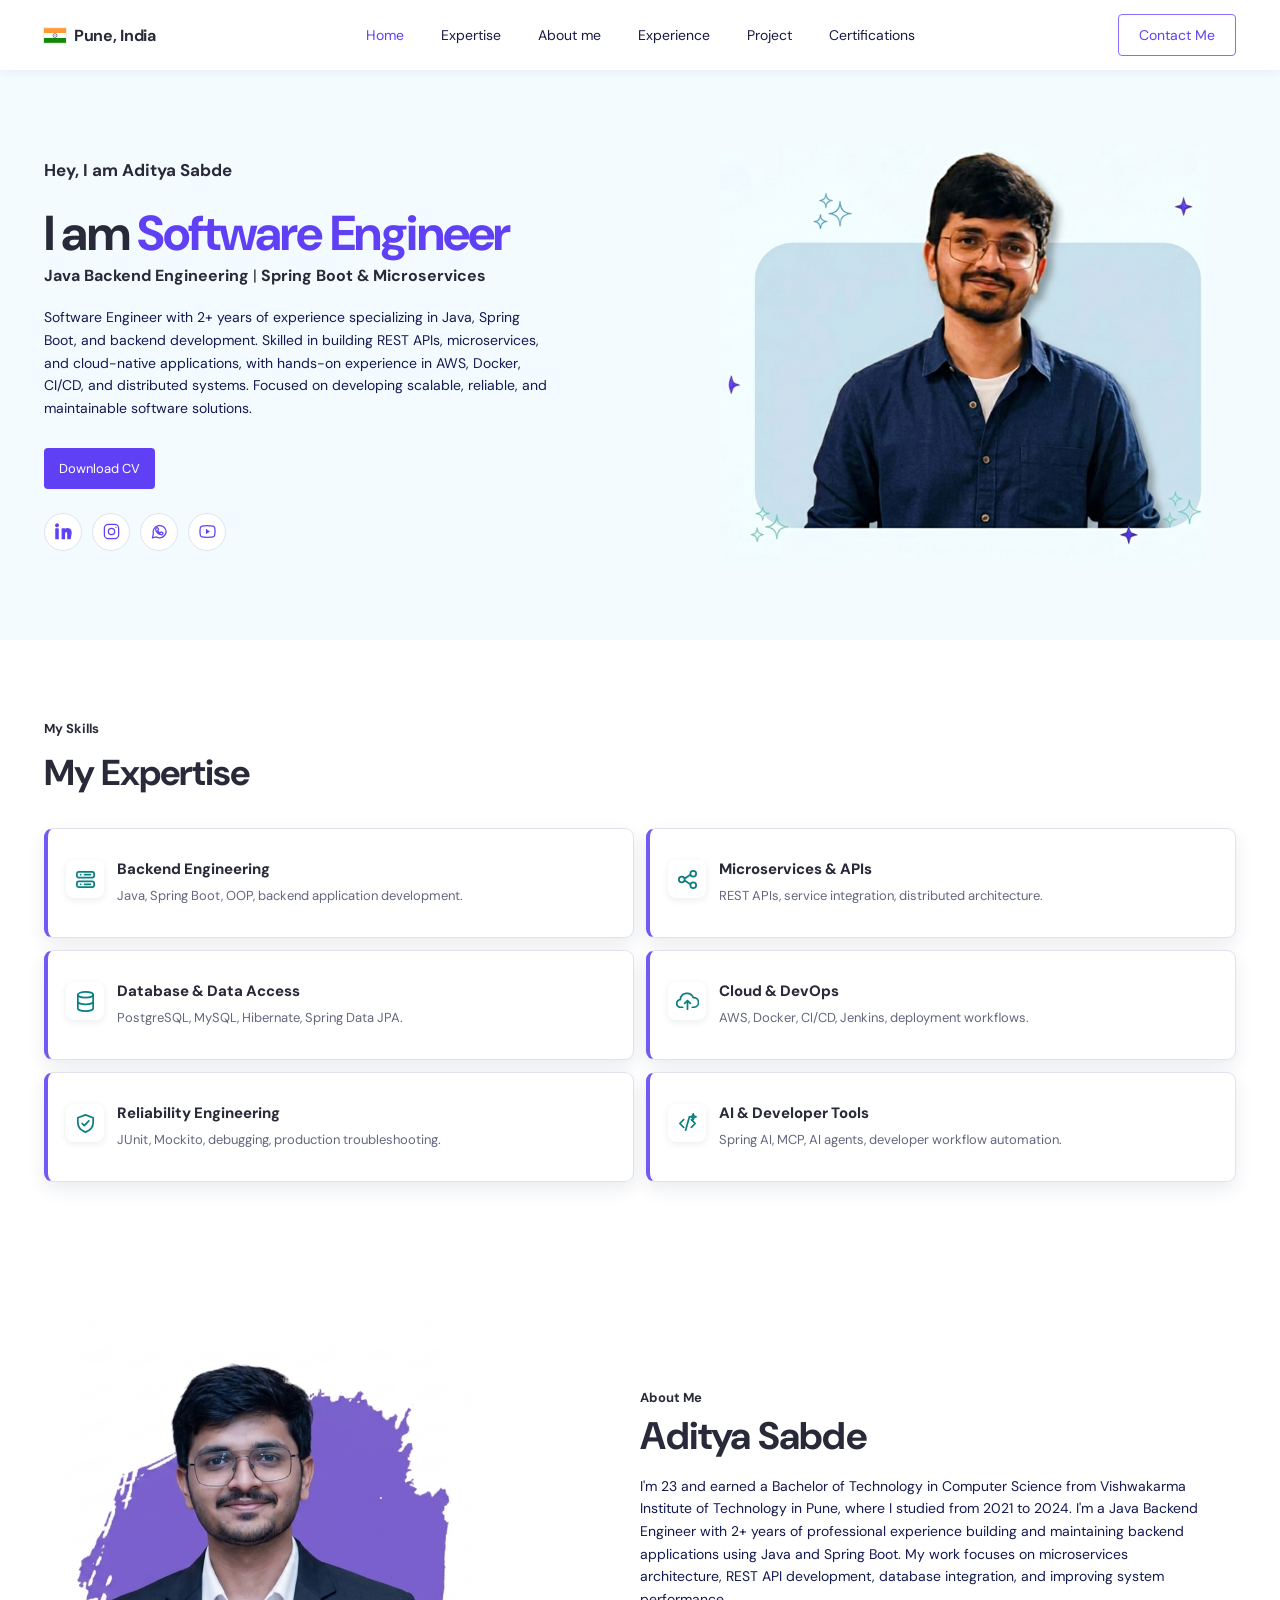
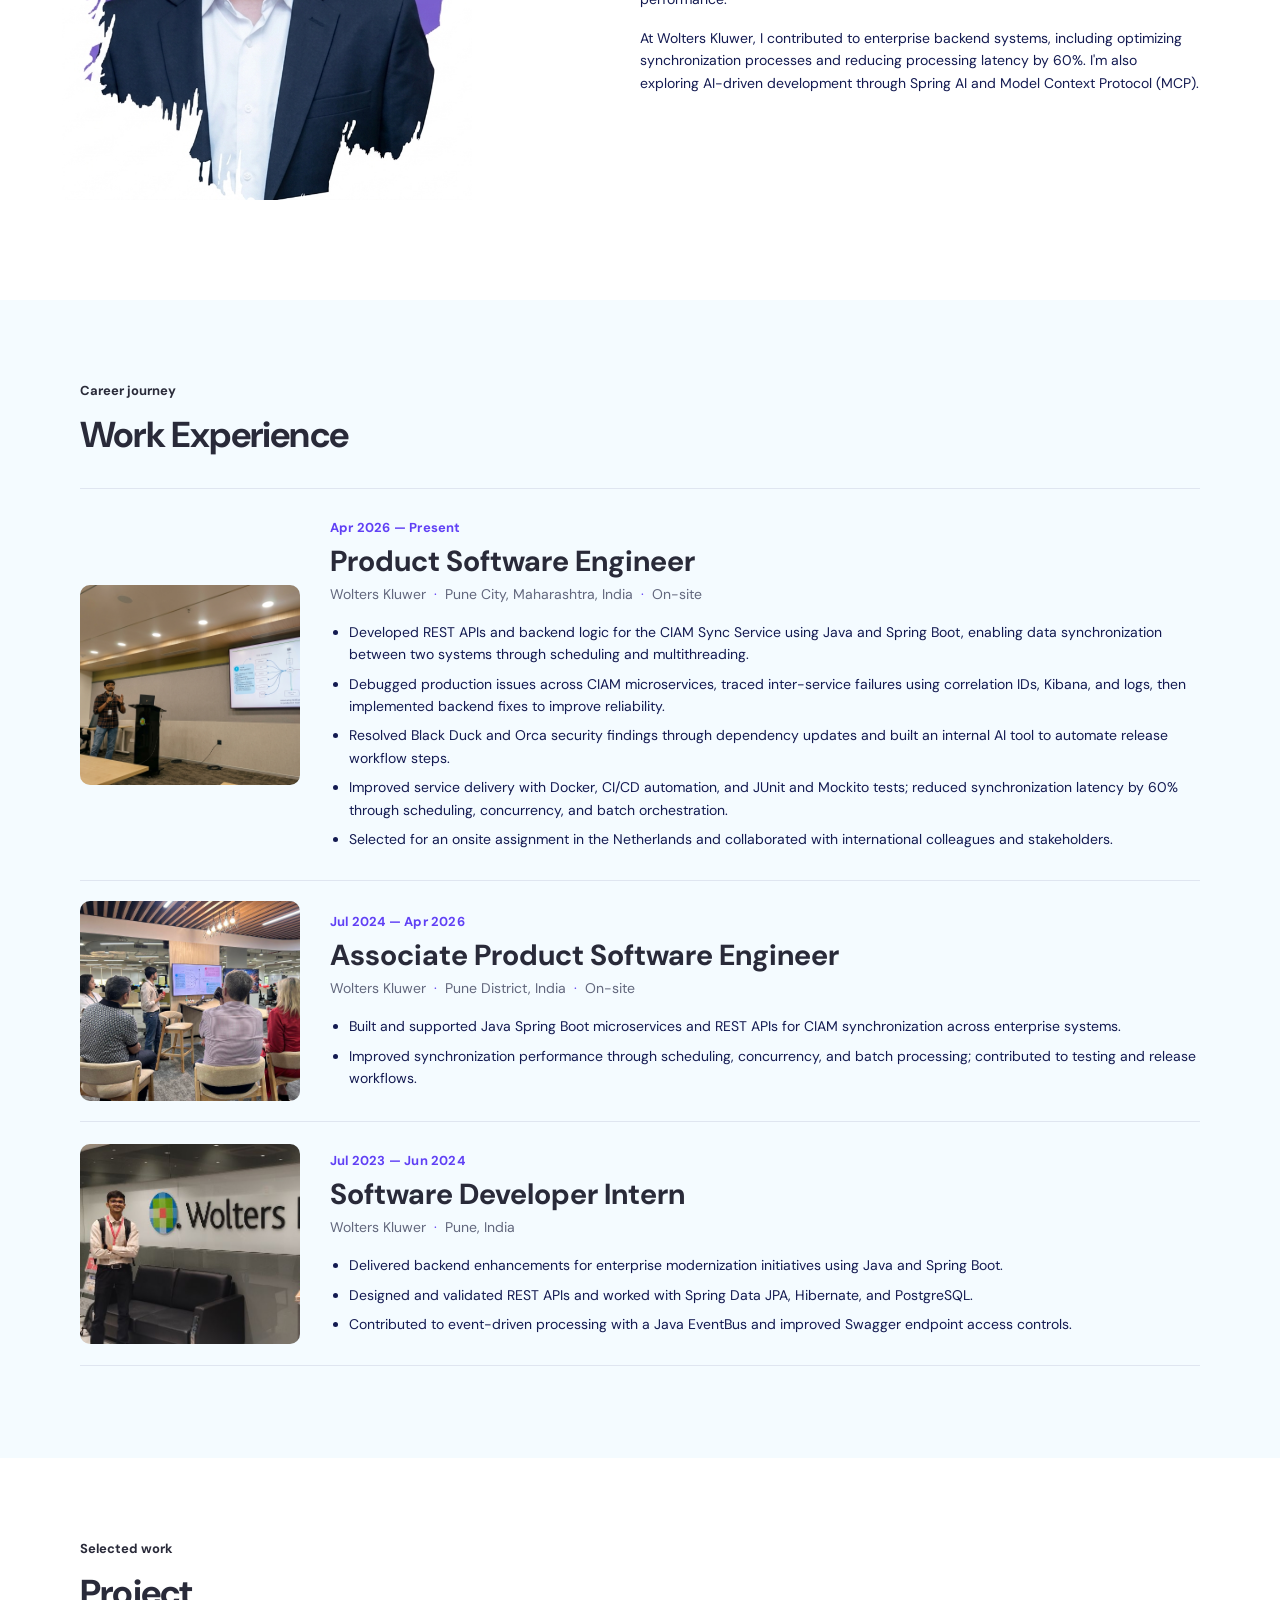
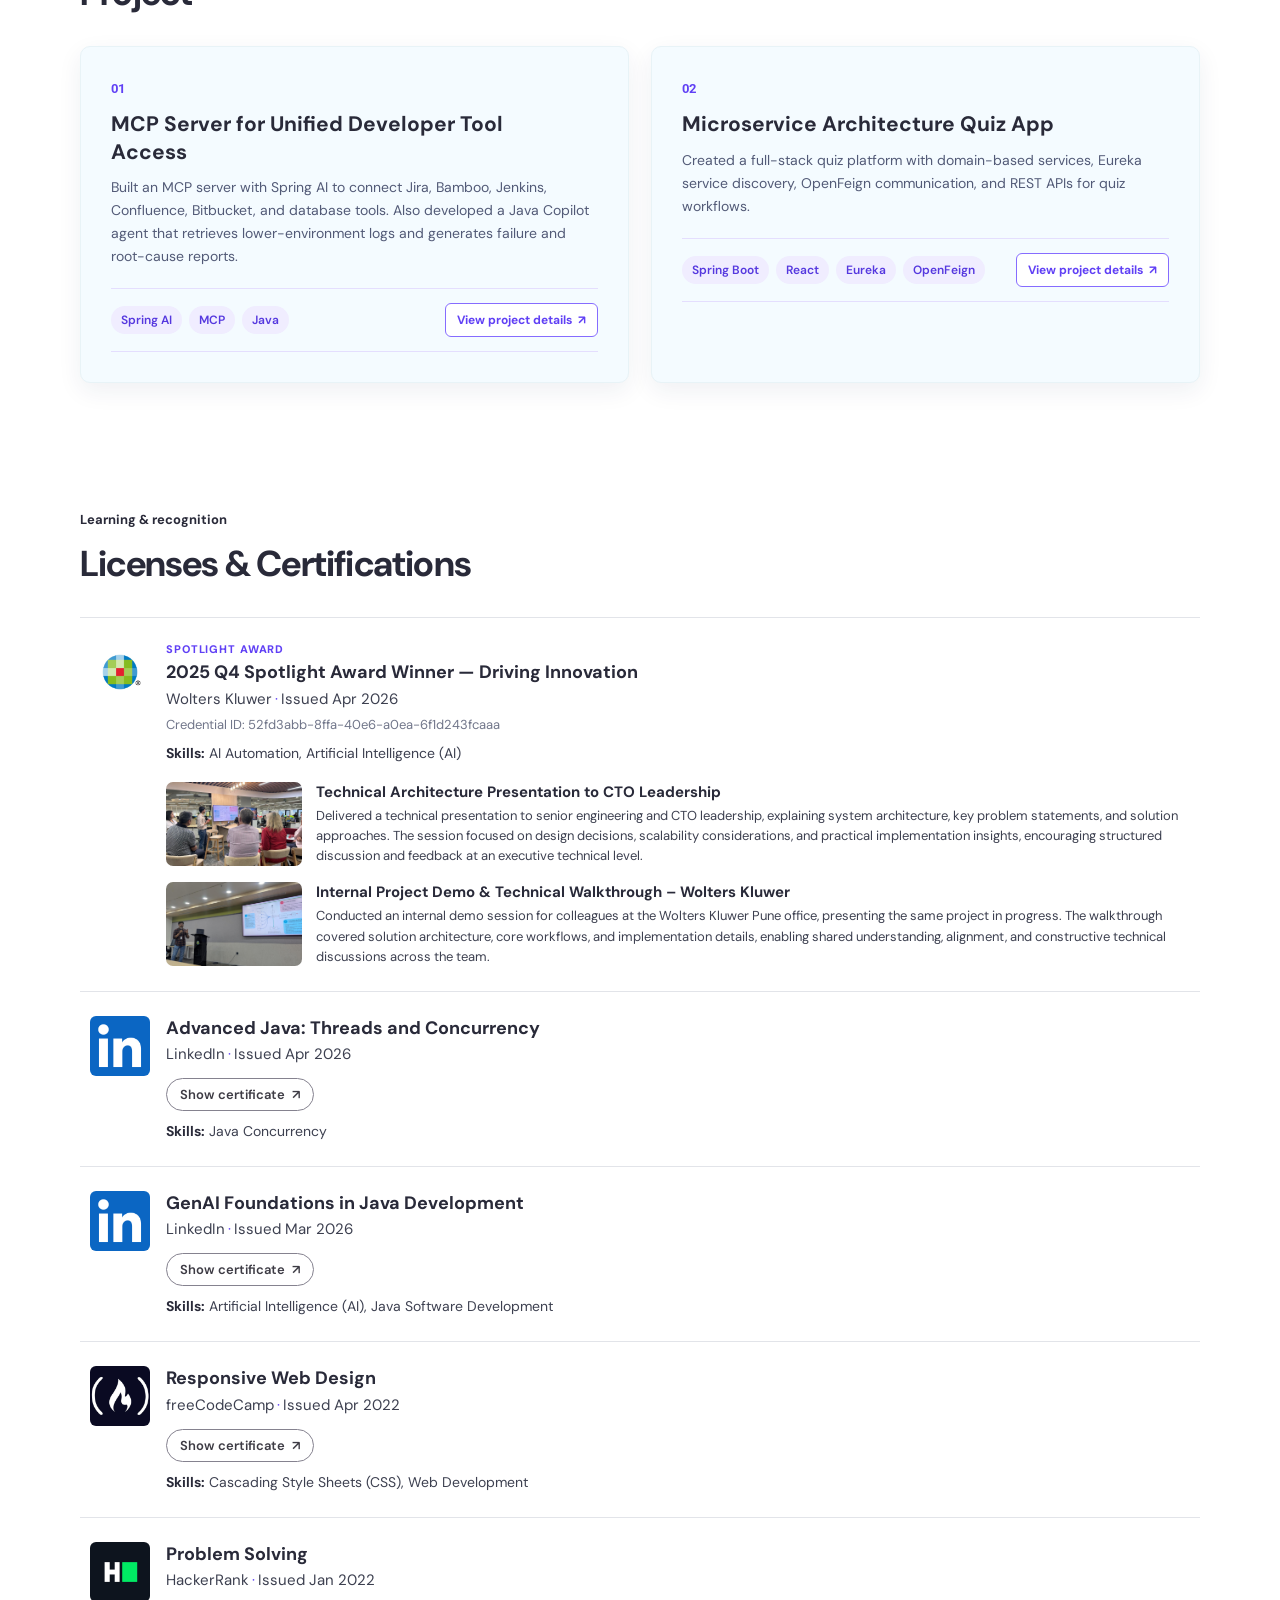
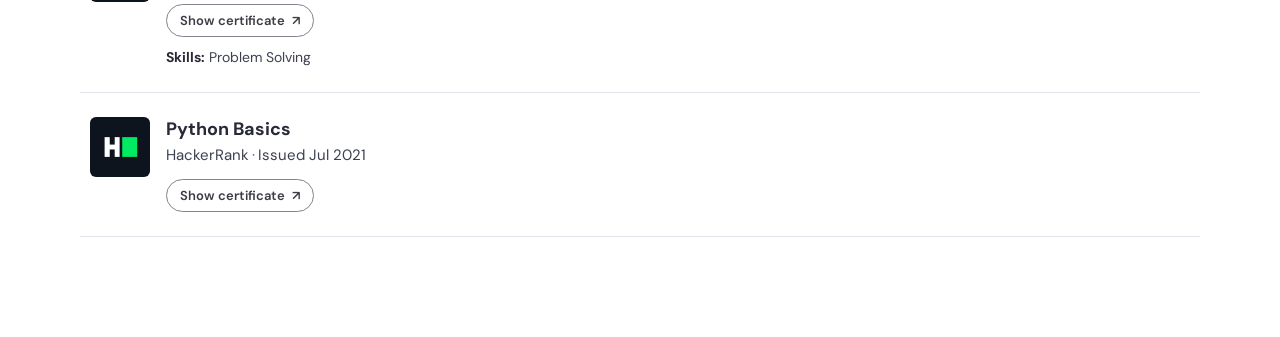
<file: index.html>
<!doctype html>
<html lang="en">
  <head>
    <meta charset="UTF-8" />
    <meta name="viewport" content="width=device-width, initial-scale=1.0" />
    <meta name="theme-color" content="#f4fbff" />
    <meta name="description" content="Aditya Sabde — Software Engineer specializing in Java backend engineering, Spring Boot, and microservices." />
    <title>Aditya Sabde — Software Engineer</title>
    <link rel="preconnect" href="https://fonts.googleapis.com" />
    <link rel="preconnect" href="https://fonts.gstatic.com" crossorigin />
    <link href="https://fonts.googleapis.com/css2?family=DM+Sans:wght@400;500;600;700;800&family=Roboto:wght@400;500;600;700;800&display=swap" rel="stylesheet" />
    <link rel="stylesheet" href="styles.css" />
  </head>
  <body>
    <header class="site-header">
      <nav class="nav wrap" aria-label="Main navigation">
        <a class="brand" href="#home"><svg class="brand-flag" viewBox="0 0 24 16" aria-hidden="true"><rect width="24" height="5.34" fill="#ff9933"/><rect y="5.33" width="24" height="5.34" fill="#fff"/><rect y="10.66" width="24" height="5.34" fill="#138808"/><circle cx="12" cy="8" r="2.15" fill="none" stroke="#000080" stroke-width=".55"/><circle cx="12" cy="8" r=".45" fill="#000080"/></svg><span>Pune, India</span></a>
        <div class="nav-links">
          <a class="active" href="#home">Home</a>
          <a href="#expertise">Expertise</a>
          <a href="#about">About me</a>
          <a href="#experience">Experience</a>
          <a href="#project">Project</a>
          <a href="#certifications">Certifications</a>
        </div>
        <a class="contact-link" href="mailto:Sabdeaditya2019@gmail.com">Contact Me</a>
        <button class="menu-toggle" type="button" aria-label="Toggle navigation" aria-expanded="false">
          <span></span><span></span><span></span>
        </button>
      </nav>
    </header>

    <main>
      <section class="hero" id="home">
        <div class="hero-inner wrap">
          <div class="hero-copy">
            <p class="eyebrow">Hey, I am Aditya Sabde</p>
            <h1>I am <span>Software Engineer</span></h1>
            <h2>Java Backend Engineering <i aria-hidden="true">|</i> Spring Boot &amp; Microservices</h2>
            <p class="intro">Software Engineer with 2+ years of experience specializing in Java, Spring Boot, and backend development. Skilled in building REST APIs, microservices, and cloud-native applications, with hands-on experience in AWS, Docker, CI/CD, and distributed systems. Focused on developing scalable, reliable, and maintainable software solutions.</p>
            <a class="button" href="cv.html">Download CV</a>
            <div class="social-links" role="group" aria-label="Social media profiles">
              <a class="social-icon" href="https://www.linkedin.com/feed/update/urn:li:activity:7088707757071044609/" aria-label="LinkedIn" title="LinkedIn" target="_blank" rel="noopener noreferrer">
                <svg viewBox="0 0 24 24" aria-hidden="true"><path d="M5.2 8.7H2.4V21h2.8V8.7ZM3.8 2.5a1.7 1.7 0 1 0 0 3.4 1.7 1.7 0 0 0 0-3.4ZM21.6 13.9c0-3.7-2-5.4-4.7-5.4a4.1 4.1 0 0 0-3.7 2v-1.8H10.4V21h2.8v-6.1c0-1.6.3-3.2 2.3-3.2s2 1.9 2 3.3V21h2.8l1.3-7.1Z"/></svg>
              </a>
              <a class="social-icon" href="https://www.instagram.com/aimwithaditya/" aria-label="Instagram" title="Instagram" target="_blank" rel="noopener noreferrer">
                <svg viewBox="0 0 24 24" aria-hidden="true"><rect x="3" y="3" width="18" height="18" rx="5"/><circle cx="12" cy="12" r="4"/><circle class="social-dot" cx="17.6" cy="6.7" r=".8"/></svg>
              </a>
              <a class="social-icon" href="https://wa.me/918080842926" aria-label="WhatsApp" title="WhatsApp" target="_blank" rel="noopener noreferrer">
                <svg viewBox="0 0 24 24" aria-hidden="true"><path d="M20.4 11.7a8.3 8.3 0 0 1-12.3 7.2L3 20l1.2-4.9a8.3 8.3 0 1 1 16.2-3.4Z"/><path d="M8.1 7.7c.2-.5.5-.5.8-.5h.5c.2 0 .4.1.5.4l.8 1.8c.1.3.1.5-.1.7l-.6.7c-.2.2-.2.4 0 .7.5.9 1.3 1.7 2.2 2.2.3.2.5.2.7 0l.8-.9c.2-.2.4-.3.7-.2l1.7.8c.3.1.4.3.4.6 0 .4-.2 1.1-.7 1.5-.5.5-1.2.7-1.9.6-1.2-.2-2.8-.9-4.3-2.3-1.3-1.2-2.2-2.7-2.4-3.8-.2-.9.1-1.7.5-2.3Z"/></svg>
              </a>
              <a class="social-icon" href="https://www.youtube.com/channel/UCOpFnh41ZHE-ah4iHSoAp7g" aria-label="YouTube" title="YouTube" target="_blank" rel="noopener noreferrer">
                <svg viewBox="0 0 24 24" aria-hidden="true"><path d="M21 7.2a2.8 2.8 0 0 0-2-2C17.3 4.7 12 4.7 12 4.7s-5.3 0-7 .5a2.8 2.8 0 0 0-2 2A29 29 0 0 0 2.5 12a29 29 0 0 0 .5 4.8 2.8 2.8 0 0 0 2 2c1.7.5 7 .5 7 .5s5.3 0 7-.5a2.8 2.8 0 0 0 2-2 29 29 0 0 0 .5-4.8 29 29 0 0 0-.5-4.8Z"/><path class="social-play" d="m10 15.5 5-3.5-5-3.5v7Z"/></svg>
              </a>
            </div>
          </div>

          <div class="portrait" aria-label="Portrait of Aditya Sabde">
            <img src="assets/heroaditya.png" alt="Aditya Sabde" />
          </div>
        </div>
      </section>

      <section class="expertise wrap" id="expertise">
        <p class="section-kicker">My Skills</p>
        <h2>My Expertise</h2>
        <div class="skill-list" role="list" aria-label="Areas of expertise">
              <article class="skill-card">
                <span class="skill-icon" aria-hidden="true"><svg viewBox="0 0 24 24"><rect x="3" y="4" width="18" height="6" rx="2"/><rect x="3" y="14" width="18" height="6" rx="2"/><path d="M7 7h.01M7 17h.01M11 7h6M11 17h6"/></svg></span>
                <h3>Backend Engineering</h3><p>Java, Spring Boot, OOP, backend application development.</p>
              </article>
              <article class="skill-card">
                <span class="skill-icon" aria-hidden="true"><svg viewBox="0 0 24 24"><circle cx="6" cy="12" r="3"/><circle cx="18" cy="6" r="3"/><circle cx="18" cy="18" r="3"/><path d="m9 11 6-4M9 13l6 4"/></svg></span>
                <h3>Microservices &amp; APIs</h3><p>REST APIs, service integration, distributed architecture.</p>
              </article>
              <article class="skill-card">
                <span class="skill-icon" aria-hidden="true"><svg viewBox="0 0 24 24"><ellipse cx="12" cy="5" rx="8" ry="3"/><path d="M4 5v14c0 1.7 3.6 3 8 3s8-1.3 8-3V5M4 12c0 1.7 3.6 3 8 3s8-1.3 8-3"/></svg></span>
                <h3>Database &amp; Data Access</h3><p>PostgreSQL, MySQL, Hibernate, Spring Data JPA.</p>
              </article>
              <article class="skill-card">
                <span class="skill-icon" aria-hidden="true"><svg viewBox="0 0 24 24"><path d="M7 18H5a4 4 0 0 1-.5-8A7 7 0 0 1 18 8a5 5 0 0 1 1 10h-2"/><path d="m9 14 3-3 3 3M12 11v9"/></svg></span>
                <h3>Cloud &amp; DevOps</h3><p>AWS, Docker, CI/CD, Jenkins, deployment workflows.</p>
              </article>
              <article class="skill-card">
                <span class="skill-icon" aria-hidden="true"><svg viewBox="0 0 24 24"><path d="m12 3 8 3v5c0 5-3.4 8.3-8 10-4.6-1.7-8-5-8-10V6l8-3Z"/><path d="m8.5 12 2.2 2.2 4.8-5"/></svg></span>
                <h3>Reliability Engineering</h3><p>JUnit, Mockito, debugging, production troubleshooting.</p>
              </article>
              <article class="skill-card">
                <span class="skill-icon" aria-hidden="true"><svg viewBox="0 0 24 24"><path d="m8 8-4 4 4 4M16 8l4 4-4 4M14 5l-4 14"/><path d="m18 2 .7 2.3L21 5l-2.3.7L18 8l-.7-2.3L15 5l2.3-.7L18 2Z"/></svg></span>
                <h3>AI &amp; Developer Tools</h3><p>Spring AI, MCP, AI agents, developer workflow automation.</p>
              </article>
        </div>
      </section>

      <section class="about wrap" id="about">
        <div class="about-photo">
          <img src="assets/adityaaboutme.png" alt="Aditya Sabde in a suit" />
        </div>
        <div class="about-copy">
          <p class="section-kicker">About Me</p>
          <h2>Aditya Sabde</h2>
          <p>I'm 23 and earned a Bachelor of Technology in Computer Science from Vishwakarma Institute of Technology in Pune, where I studied from 2021 to 2024. I'm a Java Backend Engineer with 2+ years of professional experience building and maintaining backend applications using Java and Spring Boot. My work focuses on microservices architecture, REST API development, database integration, and improving system performance.</p>
          <p>At Wolters Kluwer, I contributed to enterprise backend systems, including optimizing synchronization processes and reducing processing latency by 60%. I'm also exploring AI-driven development through Spring AI and Model Context Protocol (MCP).</p>
        </div>
      </section>

      <section class="experience-section" id="experience">
        <div class="wrap experience-inner">
          <p class="section-kicker">Career journey</p>
          <h2 class="section-title">Work Experience</h2>
          <div class="experience-list" data-layout="editorial">
            <article class="experience-card">
              <div class="experience-image"><img src="assets/adityase.png" alt="Aditya Sabde as Product Software Engineer" loading="lazy" /></div>
              <div class="experience-content">
                <p class="experience-date">Apr 2026 — Present</p>
                <h3>Product Software Engineer</h3>
                <p class="experience-company">Wolters Kluwer <span>·</span> Pune City, Maharashtra, India <span>·</span> On-site</p>
                <ul>
                  <li>Developed REST APIs and backend logic for the CIAM Sync Service using Java and Spring Boot, enabling data synchronization between two systems through scheduling and multithreading.</li>
                  <li>Debugged production issues across CIAM microservices, traced inter-service failures using correlation IDs, Kibana, and logs, then implemented backend fixes to improve reliability.</li>
                  <li>Resolved Black Duck and Orca security findings through dependency updates and built an internal AI tool to automate release workflow steps.</li>
                  <li>Improved service delivery with Docker, CI/CD automation, and JUnit and Mockito tests; reduced synchronization latency by 60% through scheduling, concurrency, and batch orchestration.</li>
                  <li>Selected for an onsite assignment in the Netherlands and collaborated with international colleagues and stakeholders.</li>
                </ul>
                <div class="experience-tags"><span>Java</span><span>Spring Boot</span><span>Microservices</span><span>AWS</span></div>
              </div>
            </article>

            <article class="experience-card experience-card-associate">
              <div class="experience-image"><img src="assets/sa1.png" alt="Aditya Sabde presenting the technical architecture" loading="lazy" /></div>
              <div class="experience-content">
                <p class="experience-date">Jul 2024 — Apr 2026</p>
                <h3>Associate Product Software Engineer</h3>
                <p class="experience-company">Wolters Kluwer <span>·</span> Pune District, India <span>·</span> On-site</p>
                <ul>
                  <li>Built and supported Java Spring Boot microservices and REST APIs for CIAM synchronization across enterprise systems.</li>
                  <li>Improved synchronization performance through scheduling, concurrency, and batch processing; contributed to testing and release workflows.</li>
                </ul>
                <div class="experience-tags"><span>Java</span><span>Spring Boot</span><span>JUnit</span><span>Jenkins</span><span>AWS</span></div>
              </div>
            </article>

            <article class="experience-card experience-card-intern">
              <div class="experience-image"><img src="assets/adityaintern.png" alt="Aditya Sabde during his software development internship" loading="lazy" /></div>
              <div class="experience-content">
                <p class="experience-date">Jul 2023 — Jun 2024</p>
                <h3>Software Developer Intern</h3>
                <p class="experience-company">Wolters Kluwer <span>·</span> Pune, India</p>
                <ul>
                  <li>Delivered backend enhancements for enterprise modernization initiatives using Java and Spring Boot.</li>
                  <li>Designed and validated REST APIs and worked with Spring Data JPA, Hibernate, and PostgreSQL.</li>
                  <li>Contributed to event-driven processing with a Java EventBus and improved Swagger endpoint access controls.</li>
                </ul>
                <div class="experience-tags"><span>Java</span><span>Spring Boot</span><span>PostgreSQL</span><span>REST APIs</span></div>
              </div>
            </article>
          </div>
        </div>
      </section>

      <section class="projects-section" id="project">
        <div class="wrap projects-inner">
          <p class="section-kicker">Selected work</p>
          <h2 class="section-title">Project</h2>
          <div class="project-grid">
            <article class="project-card">
              <span class="project-number">01</span>
              <h3>MCP Server for Unified Developer Tool Access</h3>
              <p>Built an MCP server with Spring AI to connect Jira, Bamboo, Jenkins, Confluence, Bitbucket, and database tools. Also developed a Java Copilot agent that retrieves lower-environment logs and generates failure and root-cause reports.</p>
              <div class="project-card-footer">
                <div class="experience-tags"><span>Spring AI</span><span>MCP</span><span>Java</span></div>
                <a class="project-details-toggle" href="project-detail.html?project=mcp-server">View project details <span aria-hidden="true">↗</span></a>
              </div>
            </article>
            <article class="project-card">
              <span class="project-number">02</span>
              <h3>Microservice Architecture Quiz App</h3>
              <p>Created a full-stack quiz platform with domain-based services, Eureka service discovery, OpenFeign communication, and REST APIs for quiz workflows.</p>
              <div class="project-card-footer">
                <div class="experience-tags"><span>Spring Boot</span><span>React</span><span>Eureka</span><span>OpenFeign</span></div>
                <a class="project-details-toggle" href="project-detail.html?project=quiz-app">View project details <span aria-hidden="true">↗</span></a>
              </div>
            </article>
          </div>
        </div>
      </section>

      <section class="certifications-section" id="certifications">
        <div class="wrap certifications-inner">
          <p class="section-kicker">Learning &amp; recognition</p>
          <h2 class="section-title">Licenses &amp; Certifications</h2>
          <div class="credential-grid">
            <article class="credential-card credential-award">
              <img class="credential-logo" src="assets/wolterskluwer.png" alt="Wolters Kluwer logo" loading="lazy" />
              <div class="credential-content">
                <p class="credential-type">Spotlight Award</p>
                <h3>2025 Q4 Spotlight Award Winner — Driving Innovation</h3>
                <p class="credential-issuer"><span class="issuer-name">Wolters Kluwer</span><span class="issuer-separator">·</span><span class="issuer-date">Issued Apr 2026</span></p>
                <p class="credential-id">Credential ID: 52fd3abb-8ffa-40e6-a0ea-6f1d243fcaaa</p>
                <p class="credential-skills"><strong>Skills:</strong> AI Automation, Artificial Intelligence (AI)</p>
                <div class="award-activities">
                  <article class="award-activity">
                    <img src="assets/sa1.png" alt="Technical architecture presentation to CTO leadership" loading="lazy" />
                    <div>
                      <h4>Technical Architecture Presentation to CTO Leadership</h4>
                      <p id="spotlight-activity-1">Delivered a technical presentation to senior engineering and CTO leadership, explaining system architecture, key problem statements, and solution approaches. The session focused on design decisions, scalability considerations, and practical implementation insights, encouraging structured discussion and feedback at an executive technical level.</p>
                      <button class="award-more" type="button" aria-expanded="false" aria-controls="spotlight-activity-1">Show all →</button>
                    </div>
                  </article>
                  <article class="award-activity">
                    <img src="assets/sa2.png" alt="Internal project demo and technical walkthrough at Wolters Kluwer" loading="lazy" />
                    <div>
                      <h4>Internal Project Demo &amp; Technical Walkthrough – Wolters Kluwer</h4>
                      <p id="spotlight-activity-2">Conducted an internal demo session for colleagues at the Wolters Kluwer Pune office, presenting the same project in progress. The walkthrough covered solution architecture, core workflows, and implementation details, enabling shared understanding, alignment, and constructive technical discussions across the team.</p>
                      <button class="award-more" type="button" aria-expanded="false" aria-controls="spotlight-activity-2">Show all →</button>
                    </div>
                  </article>
                </div>
              </div>
            </article>
            <article class="credential-card">
              <img class="credential-logo" src="assets/linkedin.png" alt="LinkedIn logo" loading="lazy" />
              <div class="credential-content">
                <h3>Advanced Java: Threads and Concurrency</h3>
                <p class="credential-issuer"><span class="issuer-name">LinkedIn</span><span class="issuer-separator">·</span><span class="issuer-date">Issued Apr 2026</span></p>
                <a class="credential-link" href="assets/ls1.png" target="_blank" rel="noopener noreferrer">Show certificate <span aria-hidden="true">↗</span></a>
                <p class="credential-skills"><strong>Skills:</strong> Java Concurrency</p>
              </div>
            </article>
            <article class="credential-card">
              <img class="credential-logo" src="assets/linkedin.png" alt="LinkedIn logo" loading="lazy" />
              <div class="credential-content">
                <h3>GenAI Foundations in Java Development</h3>
                <p class="credential-issuer"><span class="issuer-name">LinkedIn</span><span class="issuer-separator">·</span><span class="issuer-date">Issued Mar 2026</span></p>
                <a class="credential-link" href="assets/ls2.png" target="_blank" rel="noopener noreferrer">Show certificate <span aria-hidden="true">↗</span></a>
                <p class="credential-skills"><strong>Skills:</strong> Artificial Intelligence (AI), Java Software Development</p>
              </div>
            </article>
            <article class="credential-card">
              <img class="credential-logo" src="assets/freecodecamp.png" alt="freeCodeCamp logo" loading="lazy" />
              <div class="credential-content">
                <h3>Responsive Web Design</h3>
                <p class="credential-issuer"><span class="issuer-name">freeCodeCamp</span><span class="issuer-separator">·</span><span class="issuer-date">Issued Apr 2022</span></p>
                <a class="credential-link" href="assets/ls3.png" target="_blank" rel="noopener noreferrer">Show certificate <span aria-hidden="true">↗</span></a>
                <p class="credential-skills"><strong>Skills:</strong> Cascading Style Sheets (CSS), Web Development</p>
              </div>
            </article>
            <article class="credential-card">
              <img class="credential-logo" src="assets/hackerrank.png" alt="HackerRank logo" loading="lazy" />
              <div class="credential-content">
                <h3>Problem Solving</h3>
                <p class="credential-issuer"><span class="issuer-name">HackerRank</span><span class="issuer-separator">·</span><span class="issuer-date">Issued Jan 2022</span></p>
                <a class="credential-link" href="assets/ls4.png" target="_blank" rel="noopener noreferrer">Show certificate <span aria-hidden="true">↗</span></a>
                <p class="credential-skills"><strong>Skills:</strong> Problem Solving</p>
              </div>
            </article>
            <article class="credential-card">
              <img class="credential-logo" src="assets/hackerrank.png" alt="HackerRank logo" loading="lazy" />
              <div class="credential-content">
                <h3>Python Basics</h3>
                <p class="credential-issuer"><span class="issuer-name">HackerRank</span><span class="issuer-separator">·</span><span class="issuer-date">Issued Jul 2021</span></p>
                <a class="credential-link" href="assets/ls5.png" target="_blank" rel="noopener noreferrer">Show certificate <span aria-hidden="true">↗</span></a>
              </div>
            </article>
          </div>
        </div>
      </section>
      <span id="contact" class="anchor-target"></span>
    </main>
    <script src="script.js"></script>
  </body>
</html>
</file>
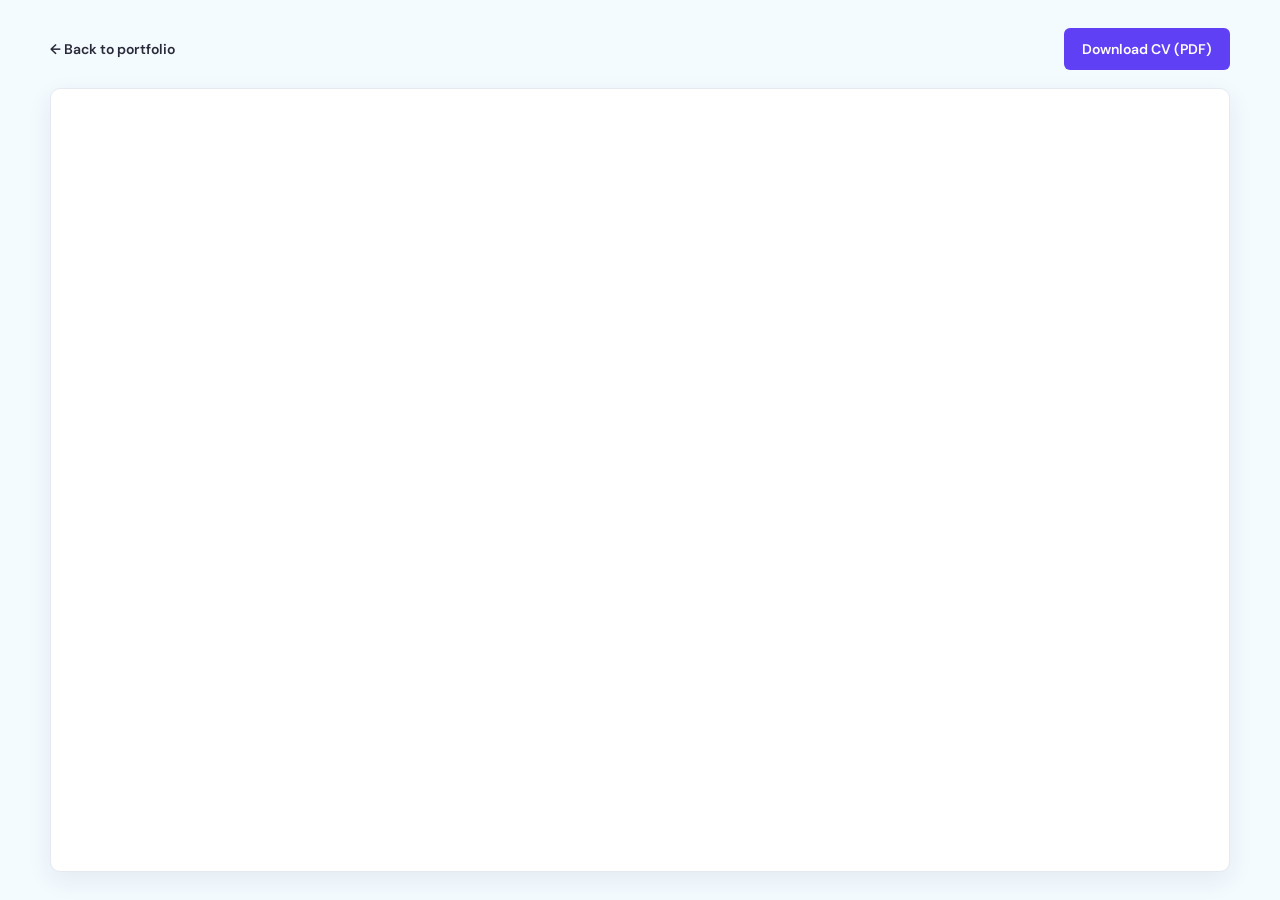
<file: cv.html>
<!doctype html>
<html lang="en">
  <head>
    <meta charset="UTF-8" />
    <meta name="viewport" content="width=device-width, initial-scale=1.0" />
    <meta name="theme-color" content="#f4fbff" />
    <title>Aditya Sabde — CV</title>
    <link rel="preconnect" href="https://fonts.googleapis.com" />
    <link rel="preconnect" href="https://fonts.gstatic.com" crossorigin />
    <link href="https://fonts.googleapis.com/css2?family=DM+Sans:wght@400;500;600;700&display=swap" rel="stylesheet" />
    <style>
      :root { color-scheme: light; font-family: "DM Sans", Arial, sans-serif; color: #292a39; background: #f4fbff; }
      * { box-sizing: border-box; }
      body { min-height: 100vh; margin: 0; padding: 28px; }
      .page { width: min(1180px, 100%); height: calc(100vh - 56px); height: calc(100dvh - 56px); margin: 0 auto; display: grid; grid-template-rows: auto minmax(0, 1fr); gap: 18px; }
      .toolbar { display: flex; align-items: center; justify-content: space-between; gap: 16px; }
      .back { display: inline-flex; align-items: center; color: #292a39; text-decoration: none; font-size: 14px; font-weight: 600; }
      .back-icon { display: none; }
      .back:hover { color: #6040f5; }
      .download { display: inline-flex; min-height: 42px; align-items: center; justify-content: center; padding: 0 18px; border-radius: 6px; background: #6040f5; color: white; text-decoration: none; font-size: 14px; font-weight: 600; transition: background .2s ease; }
      .download:hover { background: #4d2ce1; }
      .viewer { display: block; width: 100%; height: 100%; min-height: 0; border: 1px solid #e4eaf0; border-radius: 10px; background: white; box-shadow: 0 8px 24px rgba(27, 39, 79, .08); }
      .fallback { padding: 24px; text-align: center; }
      .fallback a { color: #6040f5; }
      @media (max-width: 600px) { body { padding: 16px; } .page { height: calc(100vh - 32px); height: calc(100dvh - 32px); } .toolbar { align-items: center; flex-wrap: nowrap; } .back-label { display: none; } .back-icon { display: inline; font-size: 30px; line-height: 1; } .download { min-height: 36px; padding-inline: 11px; border-radius: 999px; font-size: 12px; } }
    </style>
  </head>
  <body>
    <main class="page">
      <header class="toolbar">
        <a class="back" href="index.html#home" aria-label="Back to portfolio"><span class="back-icon" aria-hidden="true">‹</span><span class="back-label">← Back to portfolio</span></a>
        <a class="download" href="assets/cvaditya.pdf" download="Aditya-Sabde-CV.pdf">Download CV (PDF)</a>
      </header>
      <iframe class="viewer" src="assets/cvaditya.pdf#view=FitH" title="Aditya Sabde CV">
        <p class="fallback">Your browser can't preview this PDF. <a href="assets/cvaditya.pdf" download="Aditya-Sabde-CV.pdf">Download the CV</a>.</p>
      </iframe>
    </main>
  </body>
</html>
</file>
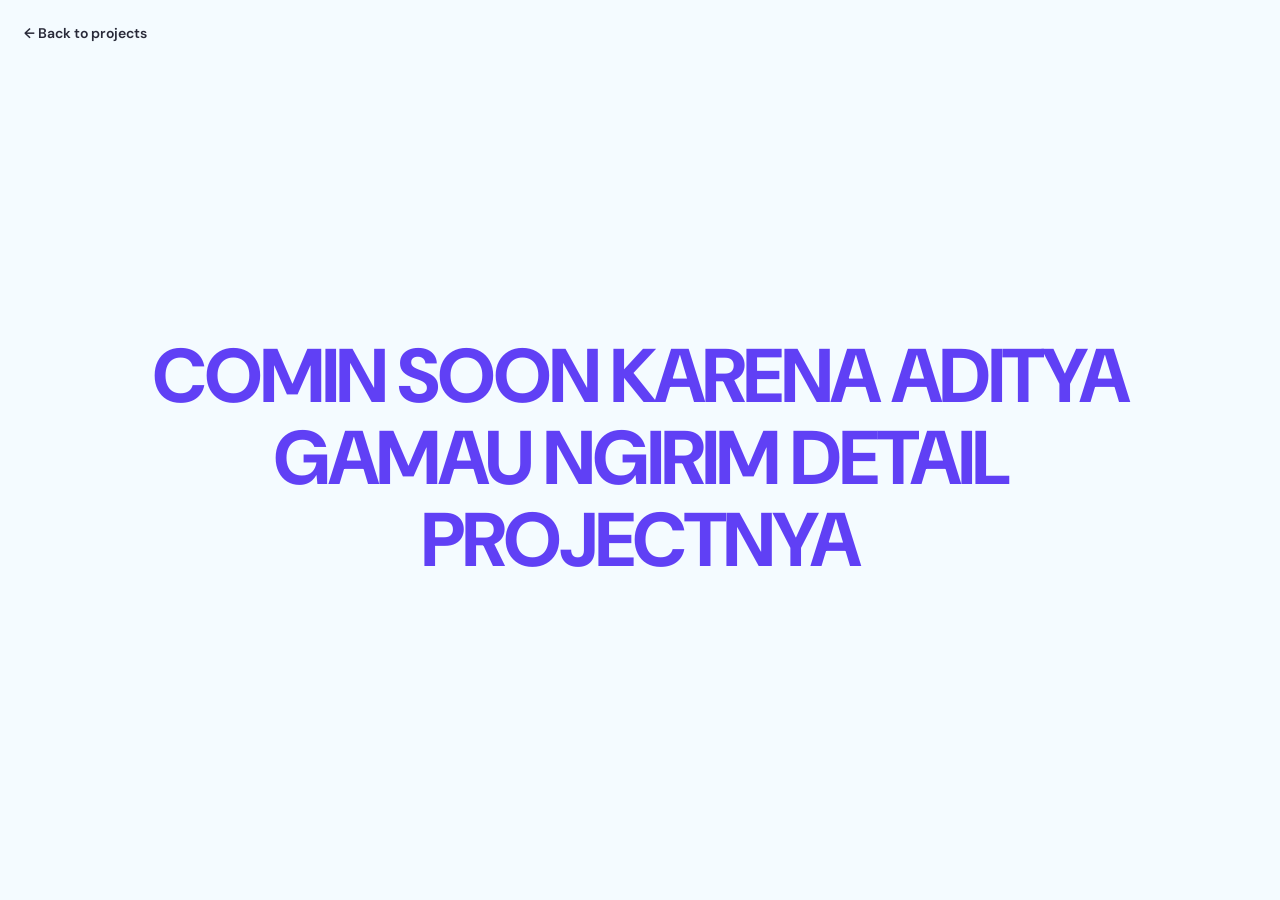
<file: project-detail.html>
<!doctype html>
<html lang="id">
  <head>
    <meta charset="UTF-8" />
    <meta name="viewport" content="width=device-width, initial-scale=1.0" />
    <meta name="theme-color" content="#f4fbff" />
    <title>Project Details — Aditya Sabde</title>
    <link rel="preconnect" href="https://fonts.googleapis.com" />
    <link rel="preconnect" href="https://fonts.gstatic.com" crossorigin />
    <link href="https://fonts.googleapis.com/css2?family=DM+Sans:wght@400;500;600;700;800&display=swap" rel="stylesheet" />
    <style>
      :root { font-family: "DM Sans", Arial, sans-serif; color: #292a39; background: #f4fbff; }
      * { box-sizing: border-box; }
      body { min-width: 320px; min-height: 100vh; margin: 0; padding: 24px; display: grid; grid-template-rows: auto 1fr; }
      .back { display: inline-flex; align-items: center; color: #292a39; font-size: 14px; font-weight: 600; text-decoration: none; }
      .back-icon { display: none; }
      .back:hover { color: #6040f5; }
      main { display: grid; place-items: center; padding: 32px 0; }
      h1 { max-width: 1050px; margin: 0; color: #6040f5; font-size: clamp(32px, 7vw, 76px); font-weight: 800; line-height: 1.08; letter-spacing: -.04em; text-align: center; }
      @media (max-width: 600px) { body { padding: 18px; } .back-label { display: none; } .back-icon { display: inline; font-size: 30px; line-height: 1; } h1 { font-size: clamp(30px, 9vw, 48px); } }
    </style>
  </head>
  <body>
    <a class="back" href="index.html#project" aria-label="Back to projects"><span class="back-icon" aria-hidden="true">‹</span><span class="back-label">← Back to projects</span></a>
    <main>
      <h1>COMIN SOON KARENA ADITYA GAMAU NGIRIM DETAIL PROJECTNYA</h1>
    </main>
  </body>
</html>
</file>
<file: styles.css>
:root {
  font-family: "DM Sans", Arial, sans-serif;
  color: #292a39;
  background: #fff;
  font-synthesis: none;
  text-rendering: optimizeLegibility;
  --purple: #6040f5;
  --ink: #292a39;
  --navy: #131a51;
  --pale-blue: #f4fbff;
}

* { box-sizing: border-box; }
html { scroll-behavior: smooth; }
img { max-width: 100%; }
body { margin: 0; min-width: 320px; padding-top: 70px; }
a { color: inherit; text-decoration: none; }
.wrap { width: min(100% - 88px, 1220px); margin-inline: auto; }

.site-header { height: 70px; width: 100%; background: #fff; position: fixed; top: 0; left: 0; z-index: 20; box-shadow: 0 2px 10px rgba(27, 39, 79, .06); }
section[id] { scroll-margin-top: 84px; }
.nav { height: 100%; display: grid; grid-template-columns: 1fr auto 1fr; align-items: center; }
.brand { color: var(--ink); display: inline-flex; align-items: center; gap: 8px; font-size: 16px; font-weight: 700; letter-spacing: -.3px; white-space: nowrap; }
.brand-flag { display: block; width: 22px; height: 15px; flex: none; box-shadow: 0 0 0 1px #00000012; }
.site-header .nav > .contact-link:last-child { grid-column: 3; }
.nav-links { display: flex; align-items: center; gap: 37px; }
.nav-links a { font-size: 14px; color: #171a43; transition: color .2s ease; }
.nav-links a:hover, .nav-links .active { color: var(--purple); }
.contact-link { justify-self: end; border: 1px solid #866cff; color: var(--purple); border-radius: 4px; padding: 11px 20px; font-size: 14px; transition: background .2s, color .2s; }
.contact-link:hover { background: var(--purple); color: white; }
.menu-toggle { display: none; border: 0; background: transparent; padding: 8px; }

.hero { background: var(--pale-blue); min-height: 570px; display: flex; align-items: center; overflow: hidden; }
.hero-inner { display: grid; grid-template-columns: 1.05fr .95fr; align-items: center; gap: 42px; padding-block: 60px; }
.hero-copy { max-width: 570px; }
.eyebrow { font-size: 17px; font-weight: 700; margin: 0 0 24px; }
.hero h1 { font-size: clamp(38px, 4vw, 49px); line-height: 1.16; letter-spacing: -1.8px; margin: 0 0 2px; white-space: nowrap; }
.hero h1 span { color: var(--purple); }
.hero h2 { font-size: 16px; line-height: 1.5; margin: 0 0 18px; font-weight: 700; }
.hero h2 i { font-style: normal; font-weight: 400; }
.intro { color: var(--navy); font-size: 14px; line-height: 1.62; margin: 0; max-width: 510px; }
.button { display: inline-flex; align-items: center; justify-content: center; margin-top: 28px; padding: 12px 15px; min-height: 40px; background: var(--purple); color: #fff; border-radius: 4px; font-size: 13px; transition: transform .2s, background .2s; }
.button:hover { background: #4d2ce1; transform: translateY(-2px); }
.social-links { display: flex; align-items: center; gap: 10px; margin-top: 24px; }
.social-icon { display: inline-flex; width: 38px; height: 38px; align-items: center; justify-content: center; border: 1px solid #dfe5f0; border-radius: 50%; background: #fff; color: var(--purple); transition: transform .2s ease, border-color .2s ease, color .2s ease, box-shadow .2s ease; }
.social-icon:hover { transform: translateY(-3px); border-color: #b7a9ff; color: var(--purple); box-shadow: 0 5px 12px #6040f51c; }
.social-icon svg { width: 19px; height: 19px; fill: currentColor; stroke: currentColor; stroke-width: 1.6; stroke-linecap: round; stroke-linejoin: round; }
.social-icon:nth-child(2) svg, .social-icon:nth-child(3) svg, .social-icon:nth-child(4) svg { fill: none; }
.social-icon .social-dot, .social-icon .social-play { fill: currentColor; stroke: none; }

.portrait { position: relative; height: 420px; display: flex; align-items: center; justify-content: center; }
.portrait img { display: block; width: 100%; height: 100%; object-fit: contain; object-position: center; }

.expertise { padding-top: 80px; padding-bottom: 70px; }
.section-kicker { font-size: 13px; font-weight: 700; margin: 0 0 12px; }
.expertise > h2 { font-size: 36px; letter-spacing: -.8px; margin: 0 0 24px; }
.skill-list { display: grid; grid-template-columns: repeat(2, minmax(0, 1fr)); gap: 12px; padding: 8px 0 18px; }
.skill-card { display: grid; width: auto; min-height: 110px; grid-template-columns: 38px minmax(0, 1fr); grid-template-rows: auto auto; align-content: center; align-items: start; column-gap: 13px; padding: 18px; border: 1px solid #e3e0ef; border-left: 4px solid #7358f5; border-radius: 9px; background: #fff; box-shadow: 0 7px 18px rgba(27, 39, 79, .09); transition: transform .22s ease, box-shadow .22s ease, border-color .22s ease; }
.skill-card:hover { transform: translateY(-4px); border-bottom-color: #7358f5; box-shadow: 0 11px 22px rgba(96, 64, 245, .16); }
.skill-card:active { transform: translateY(-2px); }
.skill-icon { display: inline-flex; width: 38px; height: 38px; grid-column: 1; grid-row: 1 / 3; border-radius: 8px; justify-content: center; align-items: center; background: #fff; color: #087f83; box-shadow: 0 2px 7px #18294a16; }
.skill-icon svg { width: 23px; height: 23px; fill: none; stroke: currentColor; stroke-width: 1.8; stroke-linecap: round; stroke-linejoin: round; }
.skill-card h3 { grid-column: 2; font-size: 15px; font-weight: 800; line-height: 1.3; margin: 0 0 6px; }
.skill-card p { grid-column: 2; color: #62677d; font-size: 13px; line-height: 1.55; margin: 0; }
.about { display: grid; grid-template-columns: .9fr 1.1fr; align-items: center; gap: clamp(58px, 8vw, 120px); max-width: 1120px; padding-top: 30px; padding-bottom: 100px; }
.about-photo { display: flex; align-items: center; justify-content: center; min-width: 0; }
.about-photo img { display: block; width: 100%; max-width: 430px; max-height: 500px; object-fit: contain; object-position: center bottom; transform: translateX(-42px); }
.about-copy { max-width: 570px; }
.about-copy .section-kicker { margin-bottom: 8px; }
.about-copy h2 { margin: 0 0 16px; color: var(--ink); font-size: clamp(30px, 3vw, 40px); line-height: 1.15; letter-spacing: -.8px; }
.about-copy > p:not(.section-kicker) { color: var(--navy); font-size: 14px; line-height: 1.62; margin: 0 0 16px; }
.experience-section { background: var(--pale-blue); padding: 82px 0 92px; }
.experience-inner, .projects-inner { max-width: 1120px; }
.section-title { color: var(--ink); font-size: 36px; letter-spacing: -.8px; margin: 0 0 30px; }
.experience-layout-switch { display: flex; flex-wrap: wrap; gap: 8px; margin: -12px 0 25px; }
.layout-option { padding: 9px 13px; border: 1px solid #dfe5f0; border-radius: 999px; background: #fff; color: #62677d; font: inherit; font-size: 12px; font-weight: 700; cursor: pointer; transition: background .18s, color .18s, border-color .18s; }
.layout-option:hover { border-color: #b7a9ff; color: var(--purple); }
.layout-option.is-active { border-color: var(--purple); background: var(--purple); color: #fff; }
.experience-list { display: grid; gap: 24px; }
.experience-card { display: grid; grid-template-columns: minmax(260px, .78fr) 1.22fr; overflow: hidden; border: 1px solid #e8f3f7; border-radius: 13px; background: #fff; box-shadow: 0 4px 14px rgba(27, 39, 79, .08); }
.experience-card-intern { grid-template-columns: 1.22fr minmax(260px, .78fr); }
.experience-card-intern .experience-image { order: 2; }
.experience-image { min-height: 330px; background: #e9f4fa; }
.experience-image img { display: block; width: 100%; height: 100%; min-height: 330px; object-fit: cover; object-position: center; }
.experience-company-mark { display: flex; align-items: center; justify-content: center; padding: 28px; border: 1px solid #e8f3f7; border-radius: 10px; background: #fff; }
.experience-card:not(.experience-card-intern) .experience-image img { object-position: left center; }
.experience-card-intern .experience-image img { object-position: left center; }
.experience-content { padding: clamp(24px, 4vw, 42px); align-self: center; }
.experience-date { margin: 0 0 8px; color: var(--purple); font-size: 13px; font-weight: 700; letter-spacing: .2px; }
.experience-content h3 { margin: 0 0 6px; font-size: clamp(22px, 2.3vw, 29px); line-height: 1.2; }
.experience-company { color: #62677d; font-size: 14px; margin: 0 0 18px; }
.experience-company span { color: var(--purple); padding-inline: 4px; }
.experience-content ul { color: var(--navy); margin: 0 0 20px; padding-left: 19px; font-size: 14px; line-height: 1.6; }
.experience-content li + li { margin-top: 7px; }
.experience-tags { display: flex; flex-wrap: wrap; gap: 8px; }
.experience-tags span { display: inline-flex; padding: 6px 10px; border-radius: 99px; background: #f0edff; color: #5538df; font-size: 12px; font-weight: 600; }
.experience-list[data-layout="timeline"] { position: relative; gap: 18px; padding-left: 28px; }
.experience-list[data-layout="timeline"]::before { position: absolute; top: 24px; bottom: 24px; left: 8px; width: 2px; background: #dcd4ff; content: ""; }
.experience-list[data-layout="timeline"] .experience-card { position: relative; grid-template-columns: 220px 1fr; }
.experience-list[data-layout="timeline"] .experience-card::before { position: absolute; z-index: 1; top: 28px; left: -26px; width: 12px; height: 12px; border: 3px solid #fff; border-radius: 50%; background: var(--purple); box-shadow: 0 0 0 2px #dcd4ff; content: ""; }
.experience-list[data-layout="timeline"] .experience-card-intern { grid-template-columns: 220px 1fr; }
.experience-list[data-layout="timeline"] .experience-card-intern .experience-image { order: 0; }
.experience-list[data-layout="timeline"] .experience-image, .experience-list[data-layout="timeline"] .experience-image img { min-height: 250px; }
.experience-list[data-layout="editorial"] { gap: 0; border-top: 1px solid #dfe5f0; }
.experience-list[data-layout="editorial"] .experience-card, .experience-list[data-layout="editorial"] .experience-card-intern { grid-template-columns: 220px 1fr; align-items: center; gap: 30px; padding: 20px 0; overflow: visible; border: 0; border-bottom: 1px solid #dfe5f0; border-radius: 0; background: transparent; box-shadow: none; }
.experience-list[data-layout="editorial"] .experience-card-intern .experience-image { order: 0; }
.experience-list[data-layout="editorial"] .experience-image, .experience-list[data-layout="editorial"] .experience-image img { min-height: 200px; height: 200px; border-radius: 10px; }
.experience-list[data-layout="editorial"] .experience-company-mark img { object-fit: contain; padding: 24px; }
.experience-list[data-layout="editorial"] .experience-content { padding: 10px 0; }
.experience-list[data-layout="editorial"] .experience-content ul { margin-bottom: 0; }
.experience-list[data-layout="editorial"] .experience-tags { display: none; }
.projects-section { padding: 82px 0 64px; }
.project-grid { display: grid; grid-template-columns: repeat(2, minmax(0, 1fr)); gap: 22px; }
.project-card { position: relative; min-height: 270px; padding: 30px; border: 1px solid #e8f3f7; border-radius: 10px; background: var(--pale-blue); box-shadow: 0 8px 24px rgba(27, 39, 79, .07); transition: transform .22s ease, box-shadow .22s ease; }
.project-card:nth-child(2) { background: var(--pale-blue); }
.project-card:hover { transform: translateY(-4px); box-shadow: 0 14px 30px rgba(96, 64, 245, .12); }
.project-number { color: var(--purple); font-family: "Roboto", Arial, sans-serif; font-size: 13px; font-weight: 700; }
.project-card h3 { max-width: 440px; margin: 13px 0 10px; font-size: 21px; line-height: 1.3; }
.project-card p { color: #525a77; font-size: 14px; line-height: 1.65; margin: 0 0 20px; }
.project-card-footer { display: flex; align-items: center; justify-content: space-between; gap: 12px; margin-top: 16px; padding: 14px 0; border-top: 1px solid #e4defe; border-bottom: 1px solid #e4defe; }
.project-card-footer .experience-tags { gap: 7px; }
.project-details-toggle { flex: none; display: inline-flex; align-items: center; gap: 6px; padding: 8px 11px; border: 1px solid #866cff; border-radius: 6px; background: #fff; color: var(--purple); font: inherit; font-size: 12px; font-weight: 700; white-space: nowrap; cursor: pointer; transition: background .18s ease, color .18s ease; }
.project-details-toggle:hover { background: var(--purple); color: #fff; }
@media (max-width: 760px) { .project-card-footer { align-items: flex-start; flex-direction: column; } }
.certifications-section { padding: 64px 0 100px; background: #fff; }
.certifications-inner { max-width: 1120px; }
.credential-grid { display: block; border-top: 1px solid #e2e4e9; }
.credential-card { display: grid; grid-template-columns: 60px minmax(0, 1fr); align-content: start; gap: 16px; padding: 24px 10px; border: 0; border-bottom: 1px solid #e2e4e9; border-radius: 0; background: transparent; }
.credential-logo { display: block; width: 60px; height: 60px; border-radius: 6px; object-fit: contain; }
.credential-type { margin: 0 0 4px; color: var(--purple); font-size: 11px; font-weight: 800; letter-spacing: .08em; text-transform: uppercase; }
.credential-content h3 { margin: 0 0 4px; color: var(--ink); font-size: 18px; line-height: 1.35; }
.credential-issuer { margin: 0 0 5px; color: #3d4050; font-size: 15px; }
.credential-issuer .issuer-separator { color: var(--purple); padding-inline: 3px; }
.credential-link { display: inline-flex; align-items: center; gap: 7px; width: fit-content; margin: 9px 0 0; padding: 7px 13px; border: 1px solid #85828f; border-radius: 999px; color: #3d3b44; font-size: 13px; font-weight: 600; transition: border-color .18s ease, color .18s ease, background .18s ease; }
.credential-link:hover { border-color: var(--purple); color: var(--purple); background: #f8f6ff; }
.credential-link:focus-visible { outline: 3px solid #bdb0ff; outline-offset: 2px; }
.credential-description { margin: 8px 0; color: var(--navy); font-size: 14px; line-height: 1.55; }
.credential-id { margin: 7px 0; color: #71768a; font-size: 13px; overflow-wrap: anywhere; }
.credential-skills { margin: 10px 0 0; color: #3d4050; font-size: 14px; line-height: 1.5; }
.credential-skills strong { color: #292a39; }
.award-activities { display: grid; gap: 16px; margin-top: 18px; }
.award-activity { display: grid; grid-template-columns: 136px minmax(0, 1fr); align-items: start; gap: 14px; }
.award-activity img { display: block; width: 136px; height: 84px; border-radius: 7px; object-fit: cover; }
.award-activity h4 { margin: 0 0 4px; color: var(--ink); font-size: 15px; line-height: 1.35; }
.award-activity p { margin: 0; color: #3d4050; font-size: 13px; line-height: 1.55; }
.award-more { display: none; }
.anchor-target { display: block; }


@media (min-width: 1400px) { .hero { min-height: 620px; } }
@media (max-width: 900px) {
  .wrap { width: min(100% - 48px, 720px); }
  .hero { min-height: auto; }
  .hero-inner { grid-template-columns: 1fr  .85fr; gap: 20px; padding-block: 72px; }
  .hero h1 { white-space: normal; font-size: clamp(36px, 5vw, 46px); }
  .portrait { height: 330px; }
  .nav-links { gap: 22px; }
  .skill-card { flex-basis: 245px; }
}
@media (max-width: 800px) {
  .site-header { height: 64px; }
  body { padding-top: 64px; }
  section[id] { scroll-margin-top: 76px; }
  .nav { display: flex; position: relative; }
  .nav-links { display: none; position: absolute; top: 64px; left: 0; right: 0; padding: 18px 24px 22px; background: #fff; box-shadow: 0 10px 20px #19205412; flex-direction: column; align-items: flex-start; gap: 18px; }
  .nav-links.open { display: flex; }
  .contact-link { margin-left: auto; margin-right: 10px; padding: 9px 12px; font-size: 12px; }
  .menu-toggle { display: grid; flex: none; gap: 4px; }
  .menu-toggle span { display: block; width: 19px; height: 2px; background: var(--ink); }
}
@media (max-width: 620px) {
  .wrap { width: min(100% - 40px, 480px); }
  .brand { margin-left: 8px; font-size: 12px; }
  .hero-inner { grid-template-columns: 1fr; gap: 28px; padding-block: 32px 46px; }
  .hero-copy { order: 1; margin: -20px auto 0; text-align: center; }
  .portrait { order: 0; width: min(100%, 360px); height: 300px; margin-inline: auto; }
  .social-links { justify-content: center; }
  .eyebrow { font-size: 15px; margin-bottom: 8px; }
  .eyebrow, .hero h1 { position: relative; top: -12px; }
  .hero h1 { font-size: clamp(36px, 10vw, 46px); letter-spacing: -1.3px; }
  .hero h1 { margin-bottom: 12px; }
  .hero h2 { margin-bottom: 10px; font-size: 13px; }
  .intro { max-width: 510px; margin-inline: auto; padding-inline: 12px; font-size: 12px; }
  .expertise { padding-top: 55px; }
  .expertise > h2 { font-size: 31px; }
  .skill-list { grid-template-columns: 1fr; gap: 8px; }
  .skill-card { min-height: 0; padding: 10px 12px; }
  .skill-icon { width: 34px; height: 34px; }
  .skill-card h3 { font-size: 13px; margin-bottom: 2px; }
  .skill-card p { font-size: 11px; line-height: 1.4; }
  .about { grid-template-columns: 1fr; gap: 22px; padding-top: 12px; padding-bottom: 64px; }
  .about-photo img { max-height: 380px; transform: none; }
  .about-copy { margin-inline: auto; padding-inline: 12px; text-align: center; }
  .about-copy h2 { font-size: 28px; }
  .about-copy > p:not(.section-kicker) { font-size: 12px; line-height: 1.45; }
  .experience-section, .projects-section, .certifications-section { padding-block: 58px; }
  .experience-inner { padding-inline: 8px; }
  .projects-inner > .section-kicker, .projects-inner > .section-title,
  .certifications-inner > .section-kicker, .certifications-inner > .section-title { padding-left: 8px; }
  .section-title { font-size: 31px; }
  .experience-layout-switch { margin-top: -6px; gap: 6px; }
  .layout-option { padding: 8px 10px; font-size: 11px; }
  .experience-card, .experience-card-intern { grid-template-columns: 1fr; }
  .experience-card-intern .experience-image { order: 0; }
  .experience-image, .experience-image img { min-height: 230px; max-height: 300px; }
  .experience-content { padding: 24px 20px; }
  .experience-list[data-layout="timeline"] { padding-left: 22px; }
  .experience-list[data-layout="timeline"] .experience-card, .experience-list[data-layout="timeline"] .experience-card-intern { grid-template-columns: 1fr; }
  .experience-list[data-layout="timeline"] .experience-card::before { left: -20px; }
  .experience-list[data-layout="timeline"] .experience-image, .experience-list[data-layout="timeline"] .experience-image img { min-height: 220px; max-height: 260px; }
  .experience-list[data-layout="editorial"] { position: relative; gap: 0; padding-left: 22px; border-top: 0; }
  .experience-list[data-layout="editorial"]::before { position: absolute; top: 18px; bottom: 20px; left: 5px; width: 2px; background: #e2e4e9; content: ""; }
  .experience-list[data-layout="editorial"] .experience-card, .experience-list[data-layout="editorial"] .experience-card-intern { position: relative; grid-template-columns: 1fr; align-items: start; gap: 8px; padding: 18px 0; overflow: visible; border: 0; border-bottom: 1px solid #e2e4e9; border-radius: 0; background: transparent; box-shadow: none; }
  .experience-list[data-layout="editorial"] .experience-card::before { position: absolute; top: 26px; left: -22px; width: 12px; height: 12px; border: 3px solid #fff; border-radius: 50%; background: #aaa; content: ""; }
  .experience-list[data-layout="editorial"] .experience-card:last-child { border-bottom: 0; }
  .experience-list[data-layout="editorial"] .experience-card-intern .experience-image,
  .experience-list[data-layout="editorial"] .experience-image { order: 2; width: 76px; min-height: 54px; max-height: 54px; height: 54px; margin-top: 2px; overflow: hidden; background: transparent; }
  .experience-list[data-layout="editorial"] .experience-image img { width: 76px; min-height: 54px; max-height: 54px; height: 54px; border-radius: 6px; }
  .experience-list[data-layout="editorial"] .experience-content { order: 1; padding: 0; }
  .experience-list[data-layout="editorial"] .experience-date { margin-bottom: 4px; font-size: 11px; }
  .experience-list[data-layout="editorial"] .experience-content h3 { font-size: 16px; line-height: 1.3; }
  .experience-list[data-layout="editorial"] .experience-company { margin: 0 0 8px; font-size: 12px; line-height: 1.45; }
  .experience-list[data-layout="editorial"] .experience-content ul { display: block; margin: 8px 0 12px; padding-left: 15px; font-size: 12px; line-height: 1.45; }
  .experience-list[data-layout="editorial"] .experience-content li + li { margin-top: 5px; }
  .experience-list[data-layout="editorial"] .experience-tags { display: flex; gap: 5px; }
  .experience-list[data-layout="editorial"] .experience-tags span { padding: 4px 7px; font-size: 10px; }
  .project-grid { display: flex; gap: 12px; overflow-x: auto; overscroll-behavior-inline: contain; scroll-snap-type: x mandatory; padding: 4px 2px 14px; scrollbar-width: thin; -webkit-overflow-scrolling: touch; }
  .project-card { flex: 0 0 86%; min-height: 0; padding: 18px 16px; scroll-snap-align: start; }
  .project-number { font-size: 12px; }
  .project-card h3 { margin: 9px 0 7px; font-size: 17px; line-height: 1.3; }
  .project-card p { margin-bottom: 10px; font-size: 11px; line-height: 1.4; }
  .project-card-footer { gap: 9px; margin-top: 10px; padding: 10px 0; }
  .project-card-footer .experience-tags { gap: 6px; }
  .project-card-footer .experience-tags span { padding: 5px 8px; font-size: 10px; }
  .project-details-toggle { padding: 7px 9px; font-size: 11px; }
  .credential-card { grid-template-columns: 48px minmax(0, 1fr); gap: 12px; padding: 20px 4px; }
  .credential-logo { width: 48px; height: 48px; }
  .credential-content h3 { font-size: 14px; }
  .credential-issuer, .credential-skills { font-size: 13px; }
  .credential-grid { display: block; }
  .credential-issuer .issuer-separator { display: none; }
  .credential-issuer .issuer-date { display: block; margin-top: 2px; color: #71768a; }
  .award-activities { gap: 14px; margin-top: 16px; }
  .award-activities { display: grid; gap: 14px; }
  .award-activity { grid-template-columns: 76px minmax(0, 1fr); gap: 9px; }
  .award-activity > div { display: block; }
  .award-activity img { width: 76px; height: 54px; border: 1px solid #e2e4e9; }
  .award-activity h4 { font-size: 12px; }
  .award-activity p { display: -webkit-box; overflow: hidden; -webkit-box-orient: vertical; -webkit-line-clamp: 3; font-size: 10px; line-height: 1.4; }
  .award-activity p.is-expanded { display: block; overflow: visible; }
  .award-more { display: inline; margin-top: 3px; padding: 0; border: 0; background: transparent; color: var(--purple); font: inherit; font-size: 10px; font-weight: 700; cursor: pointer; }
  .award-activity h4 { font-size: 13px; }
  .award-activity p { font-size: 12px; }
}
@media (max-width: 380px) {
  .wrap { width: min(100% - 32px, 480px); }
  .brand { gap: 6px; font-size: 12px; }
  .contact-link { margin-right: 6px; padding: 8px 9px; font-size: 11px; }
  .hero h1 { font-size: clamp(33px, 10vw, 38px); }
  .skill-card { grid-template-columns: 34px minmax(0, 1fr); column-gap: 10px; }
  .skill-icon { width: 34px; height: 34px; }
  .experience-content { padding-inline: 16px; }
  .project-card { padding-inline: 16px; }
  .credential-card { grid-template-columns: 42px minmax(0, 1fr); gap: 10px; }
  .credential-logo { width: 42px; height: 42px; }
}
@media (prefers-reduced-motion: reduce) {
  html { scroll-behavior: auto; }
  *, *::before, *::after { scroll-behavior: auto !important; transition-duration: .01ms !important; animation-duration: .01ms !important; animation-iteration-count: 1 !important; }
}
</file>
